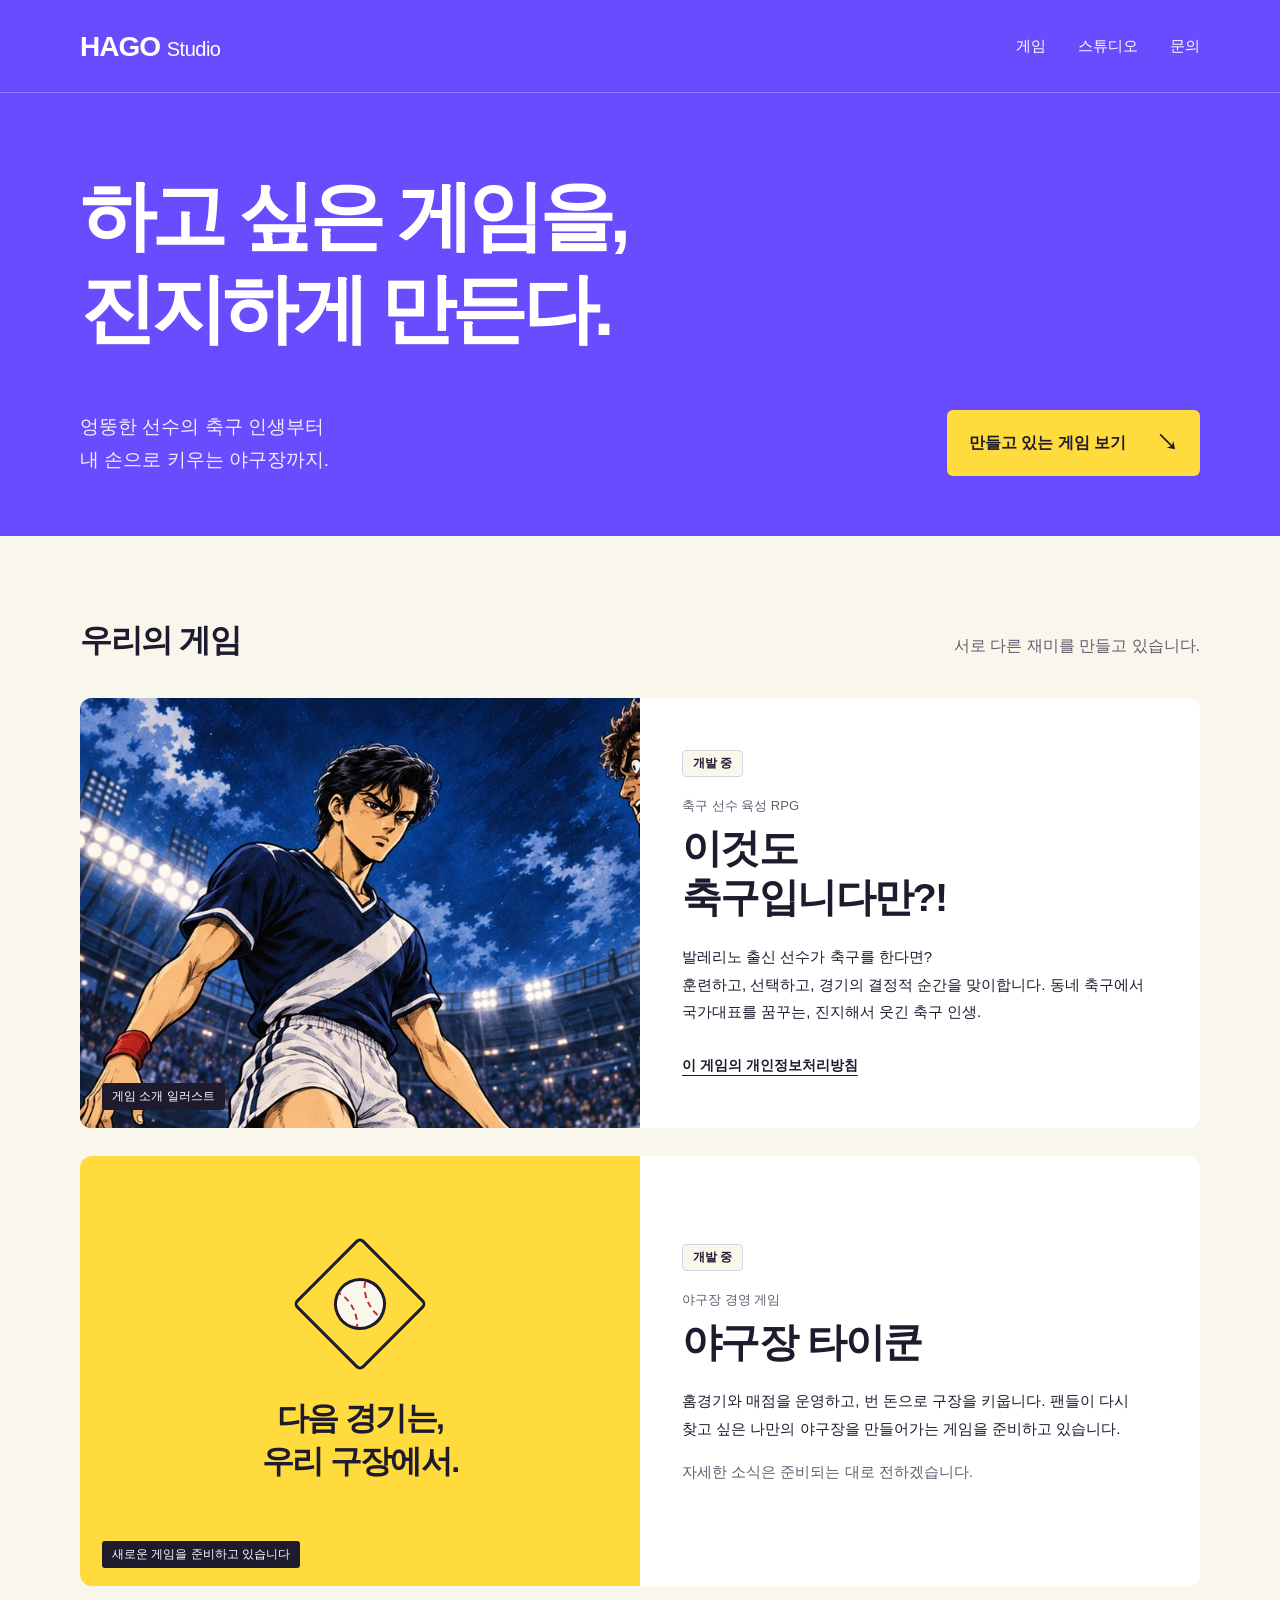
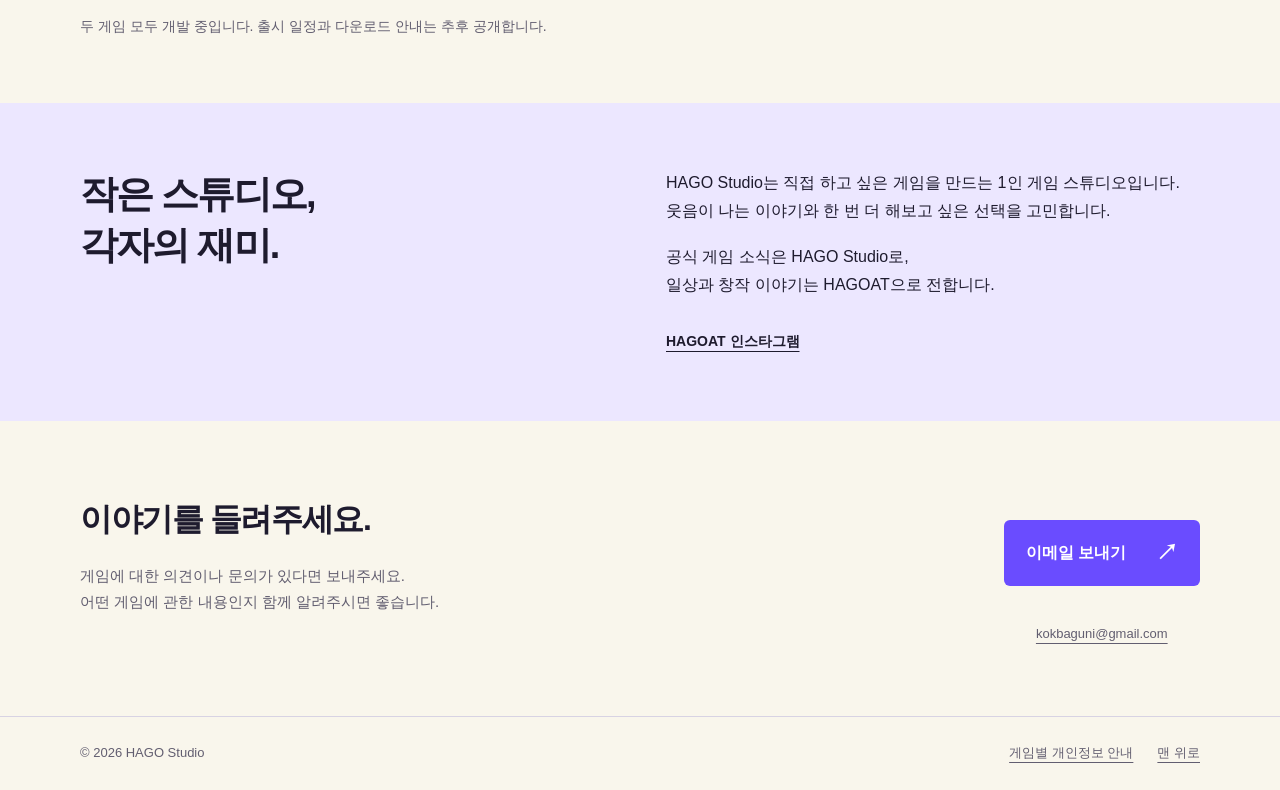
<file: index.html>
<!doctype html>
<html lang="ko">
<head>
  <meta charset="utf-8">
  <meta name="viewport" content="width=device-width, initial-scale=1">
  <title>HAGO Studio — 하고 싶은 게임을, 진지하게 만든다.</title>
  <meta name="description" content="HAGO Studio는 하고 싶은 게임을 진지하게 만드는 1인 게임 스튜디오입니다. 개발 중인 축구 선수 육성 RPG와 야구장 경영 게임을 만나보세요.">
  <meta name="theme-color" content="#6A4CFF">
  <meta property="og:type" content="website">
  <meta property="og:title" content="HAGO Studio">
  <meta property="og:description" content="하고 싶은 게임을, 진지하게 만든다. HAGO Studio의 게임과 소식.">
  <meta property="og:url" content="https://studiohago.github.io/">
  <link rel="canonical" href="https://studiohago.github.io/">
  <link rel="icon" href="site-icon.svg" type="image/svg+xml">
  <link rel="stylesheet" href="studio.css">
</head>
<body>
  <a class="skip-link" href="#main">본문으로 바로가기</a>
  <header class="site-header">
    <div class="wrap header-inner">
      <a class="studio-name" href="./" aria-label="HAGO Studio 홈">HAGO <span>Studio</span></a>
      <nav aria-label="주요 메뉴">
        <a href="#games">게임</a>
        <a href="#studio">스튜디오</a>
        <a href="#contact">문의</a>
      </nav>
    </div>
  </header>
  <main id="main">
    <section class="studio-hero" aria-labelledby="hero-title">
      <div class="wrap hero-inner">
        <h1 id="hero-title">하고 싶은 게임을,<br>진지하게 만든다.</h1>
        <div class="hero-bottom">
          <p>엉뚱한 선수의 축구 인생부터<br>내 손으로 키우는 야구장까지.</p>
          <a class="button button-yellow" href="#games">만들고 있는 게임 보기 <span aria-hidden="true">↘</span></a>
        </div>
      </div>
    </section>

    <section class="games-section wrap" id="games" aria-labelledby="games-title">
      <div class="section-heading">
        <h2 id="games-title">우리의 게임</h2>
        <p>서로 다른 재미를 만들고 있습니다.</p>
      </div>
      <article class="game football" aria-labelledby="football-title">
        <div class="game-art football-art">
          <img src="img/hero.jpg" alt="이것도 축구입니다만?!의 스포츠 만화풍 소개 그림" width="720" height="960" fetchpriority="high">
          <span class="art-caption">게임 소개 일러스트</span>
        </div>
        <div class="game-copy">
          <span class="status">개발 중</span>
          <p class="genre">축구 선수 육성 RPG</p>
          <h3 id="football-title">이것도<br>축구입니다만?!</h3>
          <p>발레리노 출신 선수가 축구를 한다면?<br>훈련하고, 선택하고, 경기의 결정적 순간을 맞이합니다. 동네 축구에서 국가대표를 꿈꾸는, 진지해서 웃긴 축구 인생.</p>
          <a class="text-link" href="privacy.html">이 게임의 개인정보처리방침</a>
        </div>
      </article>
      <article class="game baseball" aria-labelledby="baseball-title">
        <div class="game-art baseball-art" aria-hidden="true">
          <div class="ballpark-mark"><span class="diamond"></span><span class="baseball-ball"></span></div>
          <p class="baseball-lettering">다음 경기는,<br>우리 구장에서.</p>
          <span class="art-caption">새로운 게임을 준비하고 있습니다</span>
        </div>
        <div class="game-copy">
          <span class="status">개발 중</span>
          <p class="genre">야구장 경영 게임</p>
          <h3 id="baseball-title">야구장 타이쿤</h3>
          <p>홈경기와 매점을 운영하고, 번 돈으로 구장을 키웁니다. 팬들이 다시 찾고 싶은 나만의 야구장을 만들어가는 게임을 준비하고 있습니다.</p>
          <p class="release-note">자세한 소식은 준비되는 대로 전하겠습니다.</p>
        </div>
      </article>
      <p class="development-note">두 게임 모두 개발 중입니다. 출시 일정과 다운로드 안내는 추후 공개합니다.</p>
    </section>

    <section class="about-section" id="studio" aria-labelledby="about-title">
      <div class="wrap about-inner">
        <h2 id="about-title">작은 스튜디오,<br>각자의 재미.</h2>
        <div>
          <p>HAGO Studio는 직접 하고 싶은 게임을 만드는 1인 게임 스튜디오입니다. 웃음이 나는 이야기와 한 번 더 해보고 싶은 선택을 고민합니다.</p>
          <p>공식 게임 소식은 HAGO Studio로,<br>일상과 창작 이야기는 HAGOAT으로 전합니다.</p>
          <a class="text-link" href="https://www.instagram.com/hagoat_studio/" target="_blank" rel="noopener noreferrer">HAGOAT 인스타그램 <span class="sr-only">(새 창)</span></a>
        </div>
      </div>
    </section>
    <section class="contact-section wrap" id="contact" aria-labelledby="contact-title">
      <div>
        <h2 id="contact-title">이야기를 들려주세요.</h2>
        <p>게임에 대한 의견이나 문의가 있다면 보내주세요.<br>어떤 게임에 관한 내용인지 함께 알려주시면 좋습니다.</p>
      </div>
      <a class="button button-purple" href="mailto:kokbaguni@gmail.com">이메일 보내기 <span aria-hidden="true">↗</span></a>
      <p class="contact-address"><a href="mailto:kokbaguni@gmail.com">kokbaguni@gmail.com</a></p>
    </section>
  </main>
  <footer class="site-footer"><div class="wrap footer-inner"><span>© 2026 HAGO Studio</span><a href="#games">게임별 개인정보 안내</a><a href="#main">맨 위로</a></div></footer>
</body>
</html>
</file>
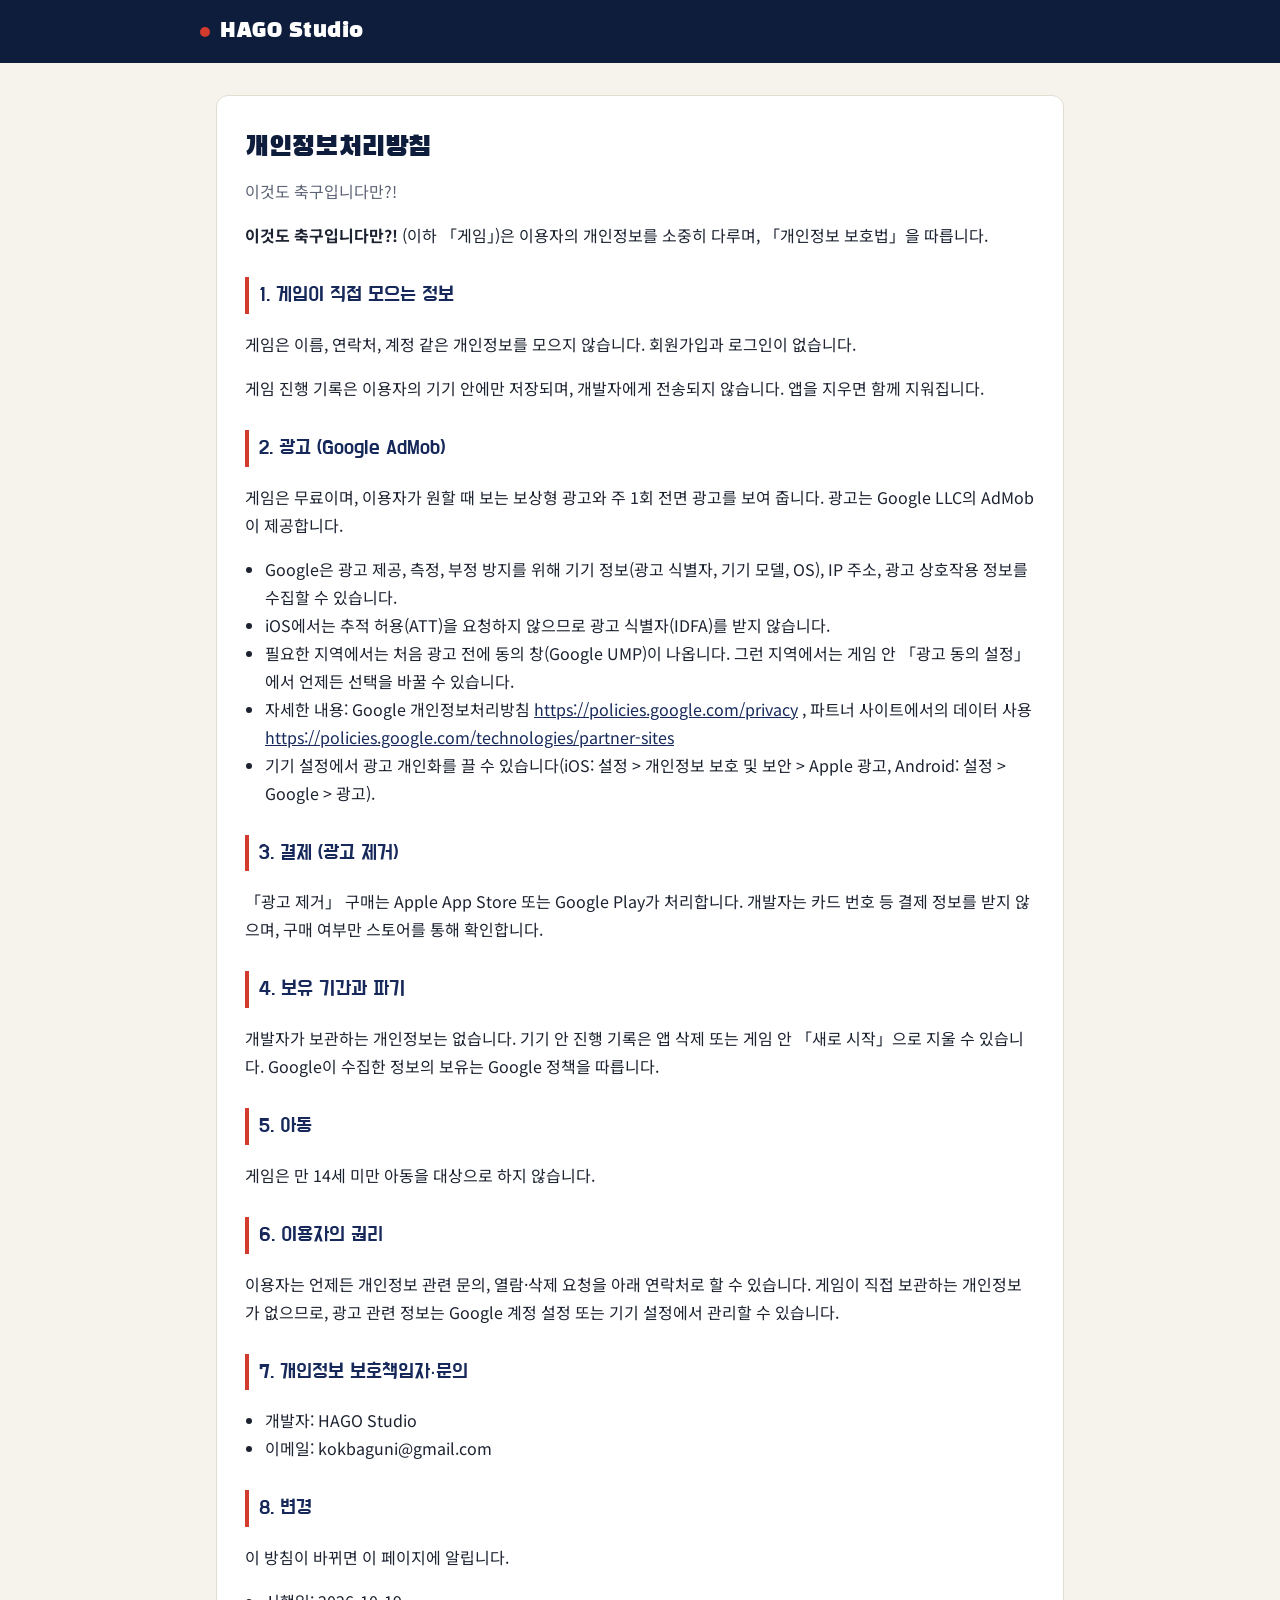
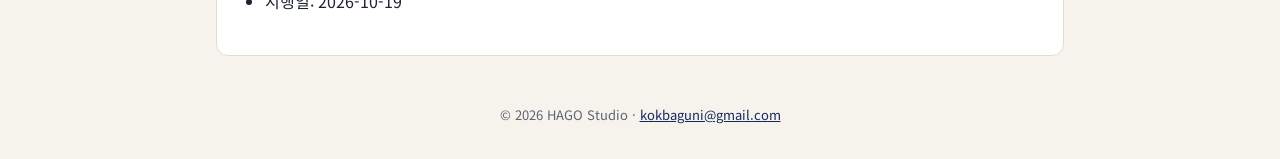
<file: privacy.html>
<!doctype html>
<html lang="ko"><head><meta charset="utf-8"><meta name="viewport" content="width=device-width,initial-scale=1">
<title>개인정보처리방침 · 이것도 축구입니다만?!</title>
<link rel="icon" href="img/icon.png">
<link rel="preconnect" href="https://fonts.googleapis.com"><link rel="preconnect" href="https://fonts.gstatic.com" crossorigin>
<link href="https://fonts.googleapis.com/css2?family=Black+Han+Sans&family=Do+Hyeon&family=Noto+Sans+KR:wght@400;700&display=swap" rel="stylesheet">
<link rel="stylesheet" href="style.css">
</head><body>
<header class="bar"><div class="in"><span class="dot"></span><a href="index.html">HAGO Studio</a></div></header>
<main><article class="doc">
<h1>개인정보처리방침</h1>
<p style="color:var(--muted);margin-top:0">이것도 축구입니다만?!</p>
<p><strong>이것도 축구입니다만?!</strong> (이하 「게임」)은 이용자의 개인정보를 소중히 다루며, 「개인정보 보호법」을 따릅니다.</p>
<h2>1. 게임이 직접 모으는 정보</h2>
<p>게임은 이름, 연락처, 계정 같은 개인정보를 모으지 않습니다. 회원가입과 로그인이 없습니다.</p>
<p>게임 진행 기록은 이용자의 기기 안에만 저장되며, 개발자에게 전송되지 않습니다. 앱을 지우면 함께 지워집니다.</p>
<h2>2. 광고 (Google AdMob)</h2>
<p>게임은 무료이며, 이용자가 원할 때 보는 보상형 광고와 주 1회 전면 광고를 보여 줍니다. 광고는 Google LLC의 AdMob이 제공합니다.</p>
<ul>
<li>Google은 광고 제공, 측정, 부정 방지를 위해 기기 정보(광고 식별자, 기기 모델, OS), IP 주소, 광고 상호작용 정보를 수집할 수 있습니다.</li>
<li>iOS에서는 추적 허용(ATT)을 요청하지 않으므로 광고 식별자(IDFA)를 받지 않습니다.</li>
<li>필요한 지역에서는 처음 광고 전에 동의 창(Google UMP)이 나옵니다. 그런 지역에서는 게임 안 「광고 동의 설정」에서 언제든 선택을 바꿀 수 있습니다.</li>
<li>자세한 내용: Google 개인정보처리방침 <a href="https://policies.google.com/privacy">https://policies.google.com/privacy</a> , 파트너 사이트에서의 데이터 사용 <a href="https://policies.google.com/technologies/partner-sites">https://policies.google.com/technologies/partner-sites</a></li>
<li>기기 설정에서 광고 개인화를 끌 수 있습니다(iOS: 설정 &gt; 개인정보 보호 및 보안 &gt; Apple 광고, Android: 설정 &gt; Google &gt; 광고).</li>
</ul>
<h2>3. 결제 (광고 제거)</h2>
<p>「광고 제거」 구매는 Apple App Store 또는 Google Play가 처리합니다. 개발자는 카드 번호 등 결제 정보를 받지 않으며, 구매 여부만 스토어를 통해 확인합니다.</p>
<h2>4. 보유 기간과 파기</h2>
<p>개발자가 보관하는 개인정보는 없습니다. 기기 안 진행 기록은 앱 삭제 또는 게임 안 「새로 시작」으로 지울 수 있습니다. Google이 수집한 정보의 보유는 Google 정책을 따릅니다.</p>
<h2>5. 아동</h2>
<p>게임은 만 14세 미만 아동을 대상으로 하지 않습니다.</p>
<h2>6. 이용자의 권리</h2>
<p>이용자는 언제든 개인정보 관련 문의, 열람·삭제 요청을 아래 연락처로 할 수 있습니다. 게임이 직접 보관하는 개인정보가 없으므로, 광고 관련 정보는 Google 계정 설정 또는 기기 설정에서 관리할 수 있습니다.</p>
<h2>7. 개인정보 보호책임자·문의</h2>
<ul>
<li>개발자: HAGO Studio</li>
<li>이메일: kokbaguni@gmail.com</li>
</ul>
<h2>8. 변경</h2>
<p>이 방침이 바뀌면 이 페이지에 알립니다.</p>
<ul>
<li>시행일: 2026-10-19</li>
</ul>
</article></main>
<footer>© 2026 HAGO Studio · <a href="mailto:kokbaguni@gmail.com">kokbaguni@gmail.com</a></footer>
</body></html>
</file>
<file: studio.css>
:root{--purple:#6a4cff;--yellow:#ffdb3d;--ink:#1e1b2e;--cream:#f9f6ec;--white:#fff;--muted:#625e70;--line:#d8d3e3}
*{box-sizing:border-box}html{scroll-padding-top:24px}body{margin:0;background:var(--cream);color:var(--ink);font-family:-apple-system,BlinkMacSystemFont,"Apple SD Gothic Neo","Malgun Gothic",sans-serif;line-height:1.75;word-break:keep-all;overflow-wrap:break-word}a{color:inherit;text-underline-offset:5px}a:focus-visible{outline:3px solid currentColor;outline-offset:6px}img{display:block;max-width:100%}.wrap{width:min(1120px,calc(100% - 80px));margin-inline:auto}.skip-link{position:absolute;left:20px;top:-100px;padding:10px 18px;background:var(--yellow);z-index:10}.skip-link:focus{top:12px}.site-header{background:var(--purple);color:#fff;border-bottom:1px solid #ffffff40}.header-inner{min-height:92px;display:flex;align-items:center;justify-content:space-between;gap:20px}.studio-name{font-size:28px;font-weight:900;letter-spacing:-1px;text-decoration:none}.studio-name span{font-weight:450;font-size:20px;letter-spacing:-.5px}.site-header nav{display:flex;gap:32px}.site-header nav a{font-size:15px;text-decoration:none}.site-header nav a:hover{text-decoration:underline}.studio-hero{background:var(--purple);color:white}.hero-inner{padding-block:76px 60px}.hero-inner h1{font-size:clamp(38px,6.3vw,76px);font-weight:850;line-height:1.23;letter-spacing:-.065em;margin:0 0 54px;max-width:950px}.hero-bottom{display:flex;align-items:flex-end;justify-content:space-between;gap:28px}.hero-bottom p{margin:0;font-size:19px;color:#f1edff}.button{display:inline-flex;align-items:center;justify-content:space-between;gap:30px;min-height:56px;padding:14px 22px;text-decoration:none;font-weight:750;border-radius:6px}.button span{font-size:22px}.button-yellow{background:var(--yellow);color:var(--ink)}.button-purple{background:var(--purple);color:#fff}.button:hover{box-shadow:0 4px 0 var(--ink)}.games-section{padding-block:76px 64px;scroll-margin-top:20px}.section-heading{display:flex;align-items:baseline;justify-content:space-between;gap:20px;margin-bottom:30px}.section-heading h2,.contact-section h2{font-size:32px;letter-spacing:-1.4px;margin:0}.section-heading p{margin:0;color:var(--muted)}.game{display:grid;grid-template-columns:1fr 1fr;min-height:430px;overflow:hidden;border-radius:12px;background:#fff;margin-bottom:28px}.game-art{position:relative;min-height:430px;overflow:hidden}.football-art{background:#16295a}.football-art img{width:100%;height:100%;position:absolute;inset:0;object-fit:cover;object-position:center 25%}.art-caption{position:absolute;bottom:18px;left:22px;padding:3px 10px;background:var(--ink);color:white;font-size:12px;border-radius:3px}.game-copy{padding:40px 42px;align-self:center}.status{display:inline-block;background:var(--cream);border:1px solid var(--line);padding:2px 10px;border-radius:4px;font-size:12px;font-weight:700}.genre{font-size:13px;color:var(--muted);margin:18px 0 6px}.game-copy h3{font-size:clamp(28px,3.1vw,40px);line-height:1.25;letter-spacing:-1.6px;margin:0 0 20px}.game-copy>p:not(.genre){font-size:15px;line-height:1.85;max-width:38em}.text-link{display:inline-block;font-size:14px;font-weight:700;margin-top:12px}.baseball-art{background:var(--yellow);color:var(--ink);display:flex;flex-direction:column;align-items:center;justify-content:center;gap:28px;padding:45px 20px 65px}.ballpark-mark{position:relative;width:130px;height:130px;display:grid;place-items:center}.diamond{width:96px;height:96px;border:3px solid var(--ink);transform:rotate(45deg);border-radius:6px}.baseball-ball{position:absolute;background:var(--cream);width:52px;height:52px;border:3px solid var(--ink);border-radius:50%;overflow:hidden;transform:rotate(-25deg)}.baseball-ball:before,.baseball-ball:after{content:"";position:absolute;top:-3px;width:35px;height:52px;border:2px dashed #c32e28;border-radius:50%}.baseball-ball:before{left:-23px}.baseball-ball:after{right:-23px}.baseball-lettering{font-size:32px;font-weight:850;line-height:1.35;letter-spacing:-1.6px;text-align:center;margin:0}.release-note,.development-note{color:var(--muted);font-size:14px}.development-note{margin:28px 0 0}.about-section{background:#ece7ff;padding-block:66px}.about-inner{display:grid;grid-template-columns:1fr 1fr;gap:52px}.about-inner h2{font-size:38px;line-height:1.35;letter-spacing:-1.8px;margin:0}.about-inner p{margin:0 0 18px;max-width:40em}.contact-section{display:grid;grid-template-columns:1fr auto;align-items:center;gap:8px 35px;padding-block:70px}.contact-section p{color:var(--muted);margin:16px 0 0;font-size:15px}.contact-section .contact-address{grid-column:2;margin:0;text-align:center;font-size:13px}.site-footer{border-top:1px solid var(--line);padding-block:25px;color:var(--muted);font-size:13px}.footer-inner{display:flex;gap:24px;align-items:center}.footer-inner span{margin-right:auto}.sr-only{position:absolute;width:1px;height:1px;overflow:hidden;clip-path:inset(50%);white-space:nowrap}
@media(max-width:760px){.wrap{width:calc(100% - 40px)}.header-inner{min-height:76px}.studio-name{font-size:24px}.studio-name span{font-size:17px}.site-header nav{gap:18px}.site-header nav a{font-size:13px}.hero-inner{padding-block:52px 40px}.hero-inner h1{margin-bottom:32px}.hero-bottom{align-items:flex-start;flex-direction:column;gap:26px}.hero-bottom p{font-size:16px}.games-section{padding-block:45px}.section-heading{display:block;margin-bottom:24px}.section-heading h2,.contact-section h2{font-size:27px}.section-heading p{font-size:14px;margin-top:6px}.game{grid-template-columns:1fr}.game-art{min-height:310px}.game-copy{padding:30px 26px}.game-copy h3{font-size:32px}.baseball-art{min-height:330px}.baseball-lettering{font-size:28px}.about-section{padding-block:42px}.about-inner{grid-template-columns:1fr;gap:25px}.about-inner h2{font-size:31px}.contact-section{grid-template-columns:1fr;padding-block:42px;gap:20px}.contact-section .button{justify-self:start}.contact-section .contact-address{grid-column:1;text-align:left;margin-top:-10px}.footer-inner{flex-wrap:wrap;gap:12px 20px}.footer-inner span{width:100%}}
@media(prefers-reduced-motion:reduce){*{scroll-behavior:auto}}
</file>
<file: style.css>
:root{--navy:#0f1d3d;--navy2:#16295a;--ink:#1c2230;--paper:#f6f3ec;--red:#d23b2e;--muted:#5d6475;--line:#e2ddd1}
*{box-sizing:border-box}
html,body{overflow-x:hidden}
body{margin:0;overflow-wrap:anywhere;background:var(--paper);color:var(--ink);font-family:"Noto Sans KR",-apple-system,"Apple SD Gothic Neo",sans-serif;line-height:1.75}
a{color:var(--navy2)}
.bar{background:var(--navy);color:#fff;padding:14px 16px}
.bar .in{max-width:880px;margin:0 auto;display:flex;align-items:center;gap:10px}
.bar a{color:#fff;text-decoration:none;font-family:"Black Han Sans",sans-serif;font-size:20px;letter-spacing:.5px}
.bar .dot{width:10px;height:10px;border-radius:50%;background:var(--red)}
.hero{position:relative;background:var(--navy) url(img/hero.jpg) center 22%/cover;min-height:440px;display:flex;align-items:flex-end}
.hero:after{content:"";position:absolute;inset:0;background:linear-gradient(180deg,rgba(15,29,61,.05) 30%,rgba(15,29,61,.95))}
.hero .in{position:relative;z-index:1;max-width:880px;margin:0 auto;width:100%;padding:32px 16px}
.hero h1{margin:0;color:#fff;font-family:"Black Han Sans",sans-serif;font-weight:400;font-size:clamp(34px,8vw,60px);line-height:1.15;text-shadow:0 3px 0 rgba(0,0,0,.35)}
.hero p{margin:8px 0 0;color:#dfe5f3;font-family:"Do Hyeon",sans-serif;font-size:20px}
.tag{display:inline-block;background:var(--red);color:#fff;font-family:"Do Hyeon",sans-serif;font-size:15px;padding:2px 10px;border-radius:4px;margin-bottom:12px}
main{max-width:880px;margin:0 auto;padding:32px 16px 48px}
.cards{display:grid;grid-template-columns:repeat(auto-fit,minmax(min(240px,100%),1fr));gap:14px}
.card{background:#fff;border:1px solid var(--line);border-radius:12px;padding:20px;display:flex;gap:14px;align-items:center;text-decoration:none;color:var(--ink);transition:transform .15s}
.card:hover{transform:translateY(-2px)}
.card img{width:56px;height:56px;border-radius:14px}
.card b{display:block;font-family:"Do Hyeon",sans-serif;font-weight:400;font-size:20px}
.card span{color:var(--muted);font-size:14px}
.doc{background:#fff;border:1px solid var(--line);border-radius:12px;padding:8px 28px 24px}
.doc h1{font-family:"Black Han Sans",sans-serif;font-weight:400;font-size:28px;color:var(--navy);margin:20px 0 4px}
.doc h2{font-family:"Do Hyeon",sans-serif;font-weight:400;font-size:21px;color:var(--navy2);border-left:4px solid var(--red);padding-left:10px;margin:28px 0 8px}
.doc ul{padding-left:20px}
.doc a{word-break:break-all}
footer{text-align:center;color:var(--muted);font-size:13px;padding:0 16px 32px}
@media (max-width:520px){.doc{padding:4px 18px 18px}.hero{min-height:380px}}
</file>
